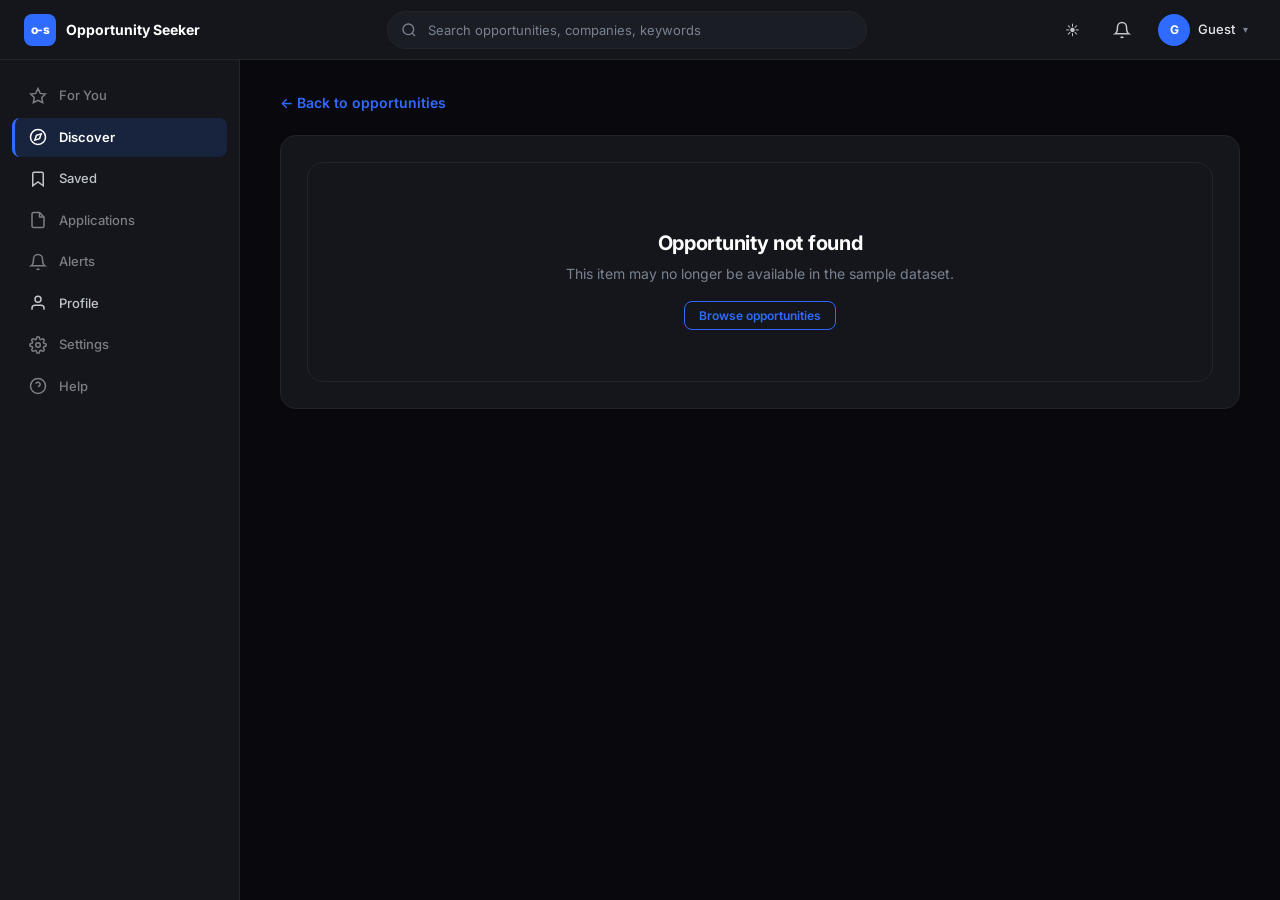
<file: pages/details.html>
<!DOCTYPE html>
<html lang="en"><head><meta charset="UTF-8"><meta name="viewport" content="width=device-width, initial-scale=1.0"><title>Opportunity Details — Opportunity Seeker</title><link rel="preconnect" href="https://fonts.googleapis.com"><link rel="preconnect" href="https://fonts.gstatic.com" crossorigin><link href="https://fonts.googleapis.com/css2?family=Inter:wght@400;500;600;700;800&display=swap" rel="stylesheet"><link rel="stylesheet" href="../styles/variables.css"><link rel="stylesheet" href="../styles/general.css"><link rel="stylesheet" href="../styles/layout.css"><link rel="stylesheet" href="../styles/main-style.css"><link rel="stylesheet" href="../styles/detail-items-style.css"><link rel="stylesheet" href="../styles/v1-fixes.css"></head><body><div class="app"><main class="app-main"><div class="app-content"><a class="back-link" href="../index.html">← Back to opportunities</a><section id="opportunity-detail" class="detail-panel" aria-live="polite"></section></div></main></div><script type="module">import {mountShell} from '../javascript/shell.js'; mountShell('discover');</script><script type="module" src="../javascript/details.js"></script></body></html>
</file>
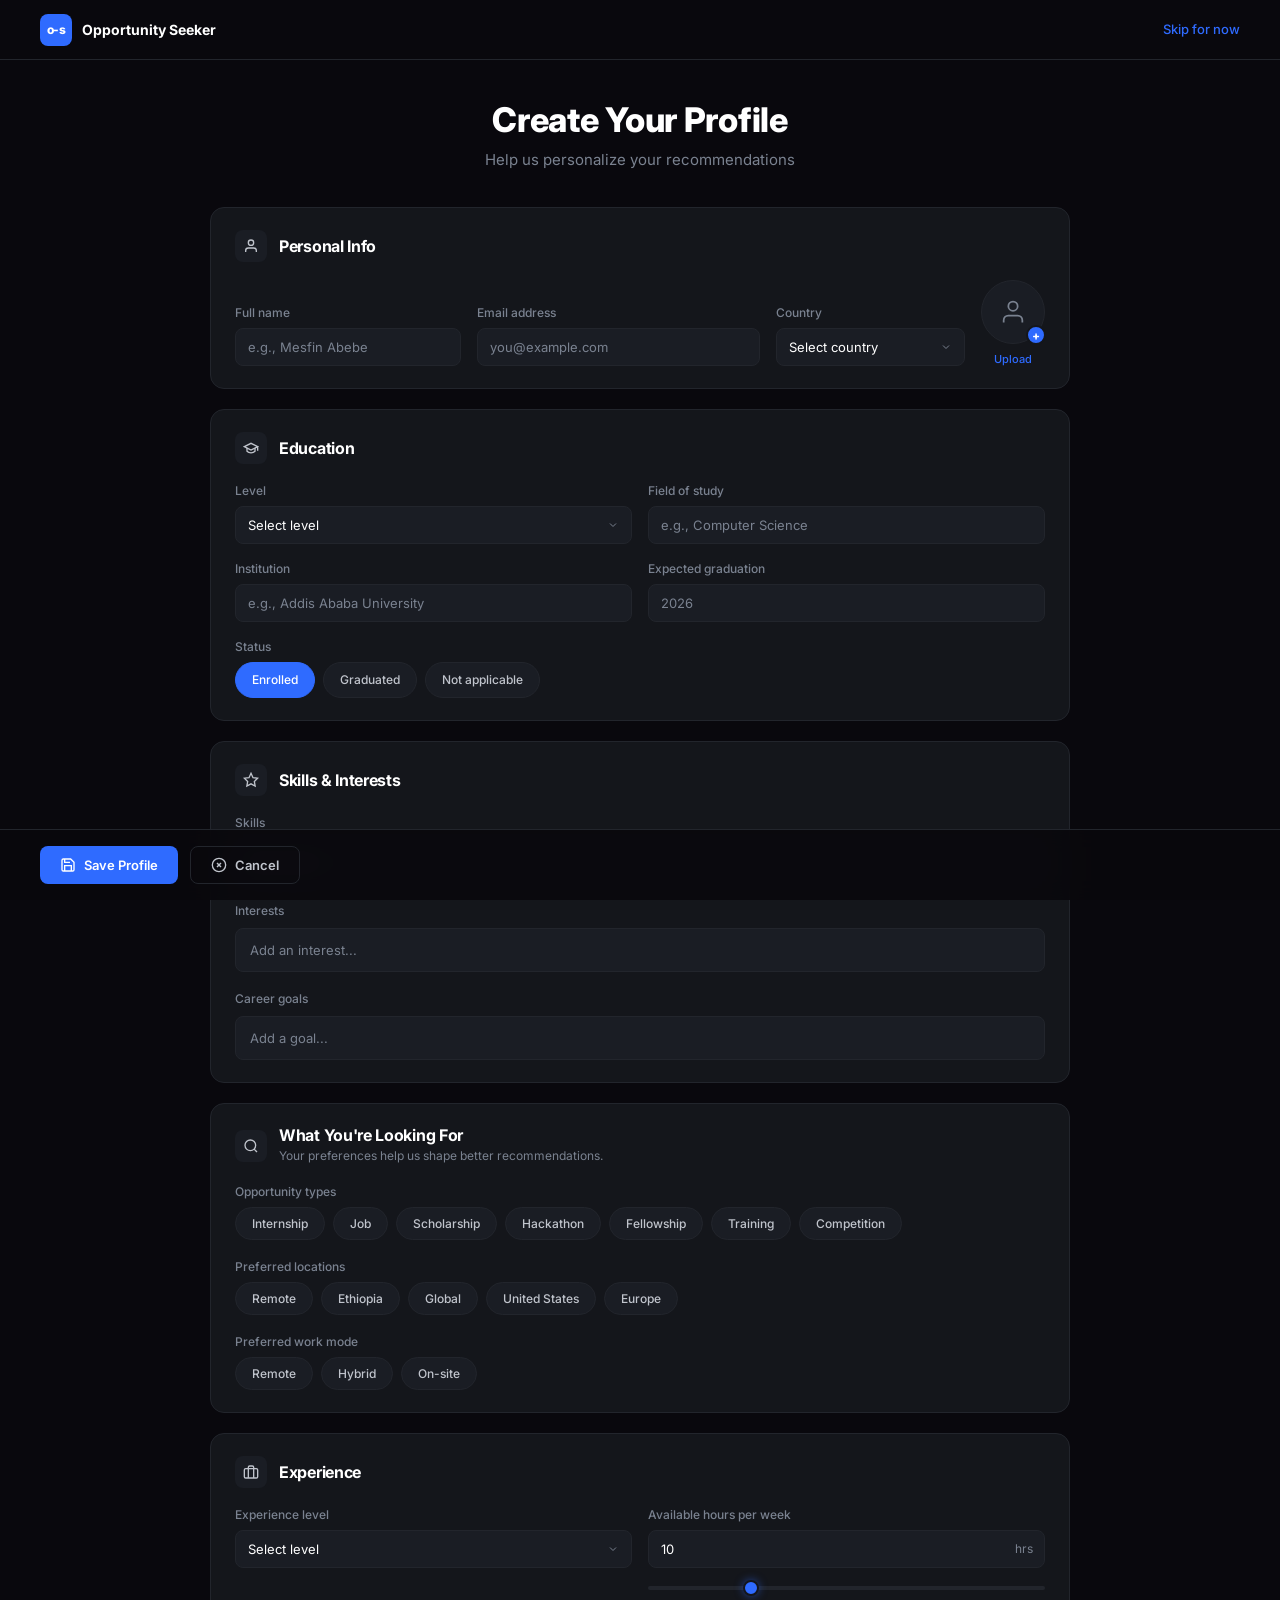
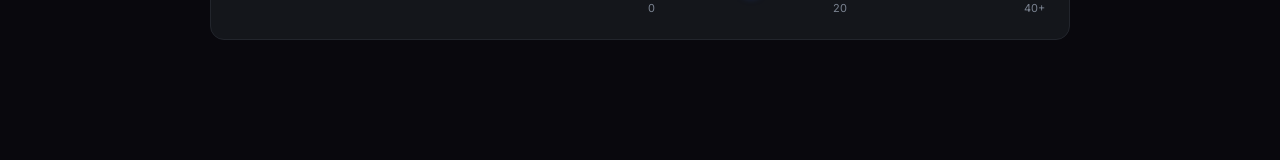
<file: pages/profile.html>
<!DOCTYPE html>
<html lang="en">
<head>
  <meta charset="UTF-8" />
  <meta name="viewport" content="width=device-width, initial-scale=1.0" />
  <title>Create Your Profile — Opportunity Seeker</title>

  <link rel="preconnect" href="https://fonts.googleapis.com" />
  <link rel="preconnect" href="https://fonts.gstatic.com" crossorigin />
  <link href="https://fonts.googleapis.com/css2?family=Inter:wght@400;500;600;700;800&display=swap" rel="stylesheet" />

  <link rel="stylesheet" href="../styles/variables.css" />
  <link rel="stylesheet" href="../styles/general.css" />
  <link rel="stylesheet" href="../styles/profile.css" />
</head>
<body class="profile-page">

  <!-- ============ TOP BAR ============ -->
  <header class="profile-topbar">
    <a href="../index.html" class="brand">
      <span class="brand-mark">o-s</span>
      <span class="brand-name">Opportunity Seeker</span>
    </a>
    <a href="../index.html" class="skip-link">Skip for now</a>
  </header>

  <!-- ============ MAIN ============ -->
  <main class="profile-main">

    <div class="profile-heading">
      <h1>Create Your Profile</h1>
      <p>Help us personalize your recommendations</p>
    </div>

    <form id="profile-form" class="profile-form" novalidate>

      <!-- ============ 1. PERSONAL INFO ============ -->
      <section class="form-card">
        <div class="form-card-header">
          <span class="card-icon" aria-hidden="true">
            <svg viewBox="0 0 24 24" fill="none" stroke="currentColor" stroke-width="2">
              <path d="M20 21v-2a4 4 0 0 0-4-4H8a4 4 0 0 0-4 4v2"/>
              <circle cx="12" cy="7" r="4"/>
            </svg>
          </span>
          <h2>Personal Info</h2>
        </div>

        <div class="form-grid form-grid--personal">
          <div class="field">
            <label for="fullName">Full name</label>
            <input id="fullName" name="fullName" type="text" placeholder="e.g., Mesfin Abebe" />
          </div>

          <div class="field">
            <label for="email">Email address</label>
            <input id="email" name="email" type="email" placeholder="you@example.com" />
          </div>

          <div class="field">
            <label for="country">Country</label>
            <select id="country" name="country">
              <option value="">Select country</option>
              <option value="Ethiopia">Ethiopia</option>
              <option value="Kenya">Kenya</option>
              <option value="Nigeria">Nigeria</option>
              <option value="United States">United States</option>
              <option value="United Kingdom">United Kingdom</option>
              <option value="Other">Other</option>
            </select>
          </div>

          <div class="avatar-upload">
            <div class="avatar-preview" id="avatarPreview">
              <svg viewBox="0 0 24 24" fill="none" stroke="currentColor" stroke-width="1.5">
                <path d="M20 21v-2a4 4 0 0 0-4-4H8a4 4 0 0 0-4 4v2"/>
                <circle cx="12" cy="7" r="4"/>
              </svg>
              <span class="avatar-plus">+</span>
            </div>
            <button type="button" class="avatar-btn">Upload</button>
          </div>
        </div>
      </section>

      <!-- ============ 2. EDUCATION ============ -->
      <section class="form-card">
        <div class="form-card-header">
          <span class="card-icon" aria-hidden="true">
            <svg viewBox="0 0 24 24" fill="none" stroke="currentColor" stroke-width="2">
              <path d="M22 10v6M2 10l10-5 10 5-10 5z"/>
              <path d="M6 12v5c3 3 9 3 12 0v-5"/>
            </svg>
          </span>
          <h2>Education</h2>
        </div>

        <div class="form-grid">
          <div class="field">
            <label for="educationLevel">Level</label>
            <select id="educationLevel" name="educationLevel">
              <option value="">Select level</option>
              <option value="High School">High School</option>
              <option value="Undergraduate">Undergraduate</option>
              <option value="Master's">Master's</option>
              <option value="PhD">PhD</option>
              <option value="Other">Other</option>
            </select>
          </div>

          <div class="field">
            <label for="fieldOfStudy">Field of study</label>
            <input id="fieldOfStudy" name="fieldOfStudy" type="text" placeholder="e.g., Computer Science" />
          </div>

          <div class="field">
            <label for="institution">Institution</label>
            <input id="institution" name="institution" type="text" placeholder="e.g., Addis Ababa University" />
          </div>

          <div class="field">
            <label for="graduationYear">Expected graduation</label>
            <input id="graduationYear" name="graduationYear" type="text" inputmode="numeric" maxlength="4" placeholder="2026" />
          </div>

          <div class="field field--full">
            <label>Status</label>
            <div class="radio-pills" role="radiogroup" aria-label="Status">
              <label class="pill-radio">
                <input type="radio" name="status" value="Enrolled" checked />
                <span>Enrolled</span>
              </label>
              <label class="pill-radio">
                <input type="radio" name="status" value="Graduated" />
                <span>Graduated</span>
              </label>
              <label class="pill-radio">
                <input type="radio" name="status" value="Not applicable" />
                <span>Not applicable</span>
              </label>
            </div>
          </div>
        </div>
      </section>

      <!-- ============ 3. SKILLS & INTERESTS ============ -->
      <section class="form-card">
        <div class="form-card-header">
          <span class="card-icon" aria-hidden="true">
            <svg viewBox="0 0 24 24" fill="none" stroke="currentColor" stroke-width="2">
              <polygon points="12 2 15 8.5 22 9.3 17 14.1 18.2 21 12 17.8 5.8 21 7 14.1 2 9.3 9 8.5 12 2"/>
            </svg>
          </span>
          <h2>Skills &amp; Interests</h2>
        </div>

        <div class="tag-input-block">
          <label>Skills</label>
          <div class="tag-input" data-tag-input="skills">
            <div class="tag-list" id="skillsList"></div>
            <input type="text" class="tag-field" placeholder="Add a skill..." data-tag-field />
          </div>
        </div>

        <div class="tag-input-block">
          <label>Interests</label>
          <div class="tag-input" data-tag-input="interests">
            <div class="tag-list" id="interestsList"></div>
            <input type="text" class="tag-field" placeholder="Add an interest..." data-tag-field />
          </div>
        </div>

        <div class="tag-input-block">
          <label>Career goals</label>
          <div class="tag-input" data-tag-input="goals">
            <div class="tag-list" id="goalsList"></div>
            <input type="text" class="tag-field" placeholder="Add a goal..." data-tag-field />
          </div>
        </div>
      </section>

      <!-- ============ 4. WHAT YOU'RE LOOKING FOR ============ -->
      <section class="form-card">
        <div class="form-card-header">
          <span class="card-icon" aria-hidden="true">
            <svg viewBox="0 0 24 24" fill="none" stroke="currentColor" stroke-width="2">
              <circle cx="11" cy="11" r="8"/>
              <line x1="21" y1="21" x2="16.65" y2="16.65"/>
            </svg>
          </span>
          <div class="form-card-title">
            <h2>What You're Looking For</h2>
            <p class="form-card-hint">
              Your preferences help us shape better recommendations.
            </p>
          </div>
        </div>

        <div class="field">
          <label>Opportunity types</label>
          <div class="pill-group" data-pill-group="preferredTypes">
            <button type="button" class="pill-toggle" data-value="Internship">Internship</button>
            <button type="button" class="pill-toggle" data-value="Job">Job</button>
            <button type="button" class="pill-toggle" data-value="Scholarship">Scholarship</button>
            <button type="button" class="pill-toggle" data-value="Hackathon">Hackathon</button>
            <button type="button" class="pill-toggle" data-value="Fellowship">Fellowship</button>
            <button type="button" class="pill-toggle" data-value="Training">Training</button>
            <button type="button" class="pill-toggle" data-value="Competition">Competition</button>
          </div>
        </div>

        <div class="field">
          <label>Preferred locations</label>
          <div class="pill-group" data-pill-group="preferredLocations">
            <button type="button" class="pill-toggle" data-value="Remote">Remote</button>
            <button type="button" class="pill-toggle" data-value="Ethiopia">Ethiopia</button>
            <button type="button" class="pill-toggle" data-value="Global">Global</button>
            <button type="button" class="pill-toggle" data-value="United States">United States</button>
            <button type="button" class="pill-toggle" data-value="Europe">Europe</button>
          </div>
        </div>

        <div class="field">
          <label>Preferred work mode</label>
          <div class="pill-group" data-pill-group="workMode">
            <button type="button" class="pill-toggle" data-value="Remote">Remote</button>
            <button type="button" class="pill-toggle" data-value="Hybrid">Hybrid</button>
            <button type="button" class="pill-toggle" data-value="On-site">On-site</button>
          </div>
        </div>
      </section>

      <!-- ============ 5. EXPERIENCE ============ -->
      <section class="form-card">
        <div class="form-card-header">
          <span class="card-icon" aria-hidden="true">
            <svg viewBox="0 0 24 24" fill="none" stroke="currentColor" stroke-width="2">
              <rect x="2" y="7" width="20" height="14" rx="2"/>
              <path d="M16 21V5a2 2 0 0 0-2-2h-4a2 2 0 0 0-2 2v16"/>
            </svg>
          </span>
          <h2>Experience</h2>
        </div>

        <div class="form-grid">
          <div class="field">
            <label for="experienceLevel">Experience level</label>
            <select id="experienceLevel" name="experienceLevel">
              <option value="">Select level</option>
              <option value="Beginner">Beginner</option>
              <option value="Intermediate">Intermediate</option>
              <option value="Advanced">Advanced</option>
            </select>
          </div>

          <div class="field">
            <label for="hoursPerWeek">Available hours per week</label>
            <div class="hours-wrap">
              <input id="hoursPerWeek" name="hoursPerWeek" type="number" min="0" max="40" value="10" />
              <span class="hours-unit">hrs</span>
            </div>
            <input id="hoursSlider" type="range" min="0" max="40" value="10" class="hours-slider" />
            <div class="slider-labels"><span>0</span><span>20</span><span>40+</span></div>
          </div>
        </div>
      </section>

    </form>
  </main>

  <!-- ============ STICKY FOOTER ============ -->
  <footer class="profile-footer">
    <div class="footer-actions">
      <button type="submit" form="profile-form" class="btn btn--primary">
        <svg viewBox="0 0 24 24" width="16" height="16" fill="none" stroke="currentColor" stroke-width="2">
          <path d="M19 21H5a2 2 0 0 1-2-2V5a2 2 0 0 1 2-2h11l5 5v11a2 2 0 0 1-2 2z"/>
          <polyline points="17 21 17 13 7 13 7 21"/>
          <polyline points="7 3 7 8 15 8"/>
        </svg>
        Save Profile
      </button>

      <button type="button" class="btn btn--ghost" id="cancelBtn">
        <svg viewBox="0 0 24 24" width="16" height="16" fill="none" stroke="currentColor" stroke-width="2">
          <circle cx="12" cy="12" r="10"/>
          <line x1="15" y1="9" x2="9" y2="15"/>
          <line x1="9" y1="9" x2="15" y2="15"/>
        </svg>
        Cancel
      </button>
    </div>

    <div class="save-status" id="saveStatus" aria-live="polite"></div>
  </footer>

  <script type="module" src="../javascript/profile.js"></script>
</body>
</html>
</file>
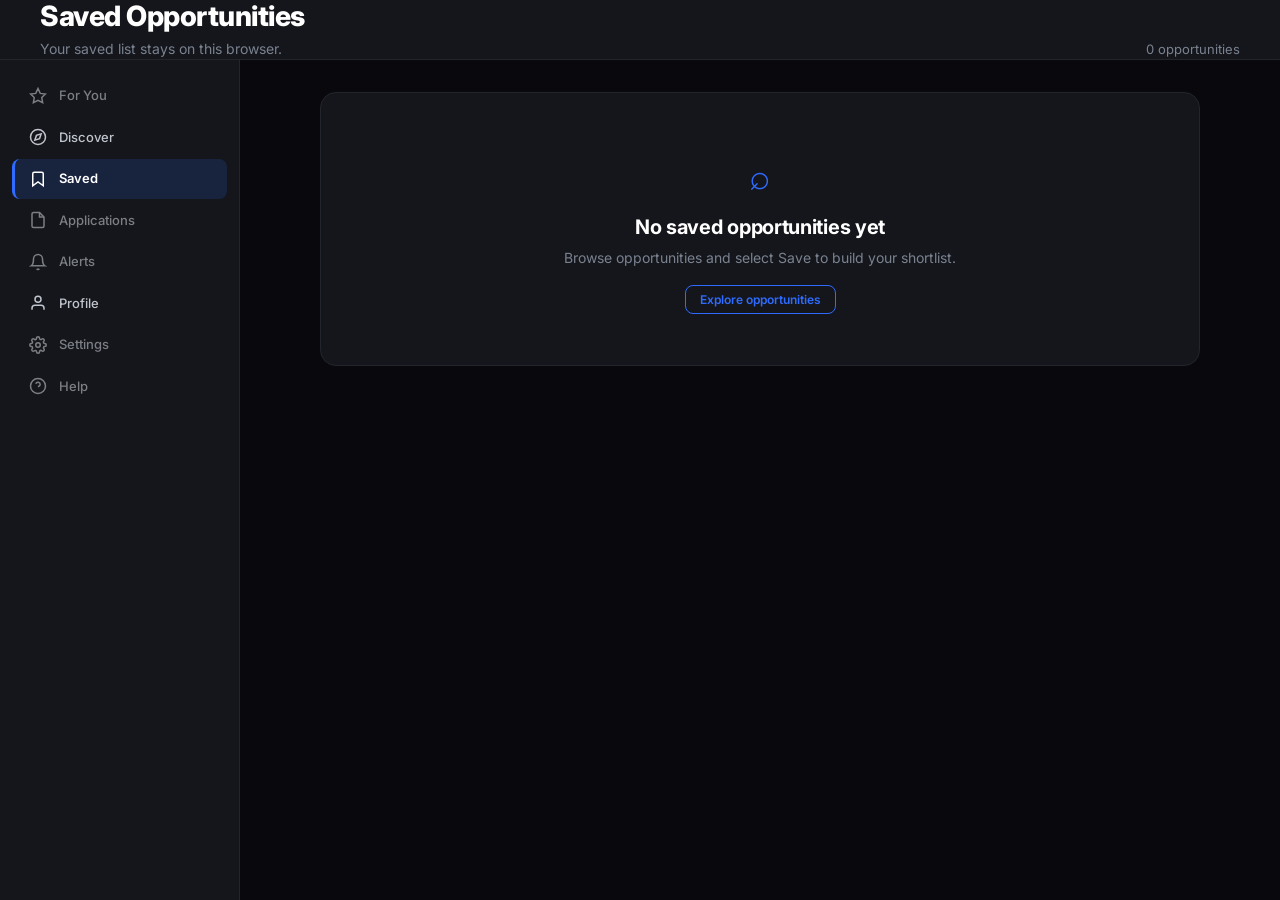
<file: pages/saved.html>
<!DOCTYPE html>
<html lang="en"><head><meta charset="UTF-8"><meta name="viewport" content="width=device-width, initial-scale=1.0"><title>Saved Opportunities — Opportunity Seeker</title><link rel="preconnect" href="https://fonts.googleapis.com"><link rel="preconnect" href="https://fonts.gstatic.com" crossorigin><link href="https://fonts.googleapis.com/css2?family=Inter:wght@400;500;600;700;800&display=swap" rel="stylesheet"><link rel="stylesheet" href="../styles/variables.css"><link rel="stylesheet" href="../styles/general.css"><link rel="stylesheet" href="../styles/layout.css"><link rel="stylesheet" href="../styles/main-style.css"><link rel="stylesheet" href="../styles/detail-items-style.css"><link rel="stylesheet" href="../styles/v1-fixes.css"></head><body data-page="saved"><div class="app"><main class="app-main"><div class="app-content"><header class="page-head"><div><h1>Saved Opportunities</h1><p>Your shortlist, saved on this device.</p></div><div class="page-head-actions"><span class="results-count" aria-live="polite"></span></div></header><section class="opportunities" aria-live="polite"></section></div></main></div><script type="module">import {mountShell} from '../javascript/shell.js'; mountShell('saved');</script><script type="module" src="../javascript/discover.js"></script></body></html>
</file>
<file: styles/variables.css>
:root {
  /* ---------- Base colors ---------- */
  --primary-color:   #09080d;
  --secondary-color: #14161b;
  --surface-color:   #1a1d24;
  --surface-hover:   #20242c;
  --border-color:    #22252c;
  --border-hover:    #3a3f4a;

  /* ---------- Accent ---------- */
  --tertiary-color:  #3d61a3;
  --accent-color:    #2f6bff;
  --accent-hover:    #2457d6;
  --accent-soft:     rgba(47, 107, 255, 0.15);
  --accent-glow:     rgba(47, 107, 255, 0.5);

  /* ---------- Status colors ---------- */
  --success:         #22c55e;
  --success-soft:    rgba(34, 197, 94, 0.15);
  --warning:         #f59e0b;
  --warning-soft:    rgba(245, 158, 11, 0.15);
  --error:           #ef4444;
  --error-soft:      rgba(239, 68, 68, 0.15);

  /* ---------- Text ---------- */
  --text-primary:    #ffffff;
  --text-secondary:  #e6e8ec;
  --text-muted:      #c0c4cc;
  --text-faint:      #7a8290;
  --blurWhite:       rgb(162, 162, 162);

  /* ---------- Layout ---------- */
  --header-height:   60px;
  --page-padding:    40px;
  --form-max-width:  900px;
  --sidebar-width:   240px;

  /* ---------- Radii ---------- */
  --radius-sm:       8px;
  --radius-md:       12px;
  --radius-lg:       14px;
  --radius-pill:     999px;

  /* ---------- Shadows ---------- */
  --shadow-card:     0 12px 30px rgba(0, 0, 0, 0.4);
  --shadow-glow:     0 0 12px var(--accent-glow);

  /* ---------- Transitions ---------- */
  --transition:      0.25s ease;
  --transition-fast: 0.15s ease;
}
</file>
<file: styles/general.css>
*,
*::before,
*::after {
  box-sizing: border-box;
  margin: 0;
  padding: 0;
}

html, body {
  min-height: 100%;
}

body {
  background-color: var(--primary-color);
  color: var(--text-primary);
  font-family: 'Inter', 'Roboto', -apple-system, BlinkMacSystemFont, 'Segoe UI', sans-serif;
  font-size: 14px;
  line-height: 1.5;
  -webkit-font-smoothing: antialiased;
  text-rendering: optimizeLegibility;
}

h1, h2, h3, h4 {
  font-weight: 700;
  letter-spacing: -0.3px;
  line-height: 1.2;
}

a { color: inherit; text-decoration: none; }
img { display: block; max-width: 100%; }

button {
  font-family: inherit;
  font-size: inherit;
  cursor: pointer;
  border: none;
  background: none;
  color: inherit;
}

input, select, textarea {
  font-family: inherit;
  font-size: inherit;
}

/* Custom scrollbar */
::-webkit-scrollbar { width: 10px; height: 10px; }
::-webkit-scrollbar-track { background: var(--primary-color); }
::-webkit-scrollbar-thumb {
  background: var(--border-color);
  border-radius: var(--radius-pill);
}
::-webkit-scrollbar-thumb:hover { background: var(--border-hover); }

/* =========================================================
   PAGE HEAD (used inside .app-content)
   ========================================================= */
.page-head {
  display: flex;
  justify-content: space-between;
  align-items: flex-end;
  gap: 20px;
  margin-bottom: 28px;
  flex-wrap: wrap;
}

.page-head h1 {
  font-size: 28px;
  font-weight: 800;
  letter-spacing: -0.5px;
  margin-bottom: 4px;
}

.page-head p {
  color: var(--text-faint);
  font-size: 14px;
}

.page-head-actions {
  display: flex;
  gap: 16px;
  align-items: center;
}

.link-muted {
  color: var(--text-muted);
  font-size: 13px;
  font-weight: 500;
  transition: var(--transition-fast);
}
.link-muted:hover { color: var(--text-primary); }

.link-accent {
  color: var(--accent-color);
  font-size: 13px;
  font-weight: 600;
  transition: var(--transition-fast);
}
.link-accent:hover { color: var(--accent-hover); }
</file>
<file: styles/layout.css>
/* =========================================================
   APP SHELL — Header + Sidebar + Main
   Used on: For You, Discover, Details
   ========================================================= */

.app {
  min-height: 100vh;
}

/* =========================================================
   TOP HEADER
   ========================================================= */
.app-header {
  position: fixed;
  top: 0;
  left: 0;
  right: 0;
  height: var(--header-height);
  display: flex;
  align-items: center;
  gap: 20px;
  padding: 0 24px;
  background: var(--secondary-color);
  border-bottom: 1px solid var(--border-color);
  z-index: 100;
}

.app-header .brand {
  display: flex;
  align-items: center;
  gap: 10px;
  font-weight: 700;
  font-size: 14px;
  flex-shrink: 0;
}

.app-header .brand-mark {
  width: 32px;
  height: 32px;
  border-radius: var(--radius-sm);
  background: var(--accent-color);
  color: #fff;
  display: grid;
  place-items: center;
  font-size: 12px;
  font-weight: 800;
  letter-spacing: -0.5px;
}

.app-header .brand-name {
  color: var(--text-primary);
}

/* ---------- Search ---------- */
.header-search {
  flex: 1;
  max-width: 480px;
  margin: 0 auto;
  position: relative;
}

.header-search svg {
  position: absolute;
  left: 14px;
  top: 50%;
  transform: translateY(-50%);
  width: 16px;
  height: 16px;
  color: var(--text-faint);
  pointer-events: none;
}

.header-search input {
  width: 100%;
  padding: 10px 16px 10px 40px;
  background: var(--surface-color);
  border: 1px solid var(--border-color);
  border-radius: var(--radius-pill);
  color: var(--text-primary);
  font-size: 13px;
  outline: none;
  transition: var(--transition-fast);
}

.header-search input::placeholder {
  color: var(--text-faint);
}

.header-search input:focus {
  border-color: var(--accent-color);
  box-shadow: 0 0 0 3px var(--accent-soft);
}

/* ---------- Right cluster ---------- */
.header-right {
  display: flex;
  align-items: center;
  gap: 14px;
  flex-shrink: 0;
}

.header-icon-btn {
  width: 36px;
  height: 36px;
  border-radius: 50%;
  display: grid;
  place-items: center;
  color: var(--text-muted);
  background: transparent;
  transition: var(--transition-fast);
  cursor: pointer;
}

.header-icon-btn:hover {
  background: var(--surface-color);
  color: var(--text-primary);
}

.header-icon-btn svg {
  width: 18px;
  height: 18px;
}

.header-user {
  display: flex;
  align-items: center;
  gap: 8px;
  cursor: pointer;
  padding: 4px 8px 4px 4px;
  border-radius: var(--radius-pill);
  transition: var(--transition-fast);
}

.header-user:hover {
  background: var(--surface-color);
}

.header-avatar {
  width: 32px;
  height: 32px;
  border-radius: 50%;
  background: var(--accent-color);
  color: #fff;
  display: grid;
  place-items: center;
  font-size: 12px;
  font-weight: 700;
}

.header-username {
  font-size: 13px;
  color: var(--text-secondary);
  font-weight: 500;
}

.header-caret {
  color: var(--text-faint);
  font-size: 10px;
}

/* =========================================================
   SIDEBAR
   ========================================================= */
.app-sidebar {
  position: fixed;
  top: var(--header-height);
  left: 0;
  bottom: 0;
  width: var(--sidebar-width);
  background: var(--secondary-color);
  border-right: 1px solid var(--border-color);
  padding: 16px 12px;
  display: flex;
  flex-direction: column;
  gap: 2px;
  overflow-y: auto;
  z-index: 90;
}

.sidebar-item {
  display: flex;
  align-items: center;
  gap: 12px;
  padding: 10px 14px;
  border-radius: var(--radius-sm);
  color: var(--text-muted);
  font-size: 13px;
  font-weight: 500;
  cursor: pointer;
  transition: var(--transition-fast);
  border-left: 3px solid transparent;
  text-decoration: none;
}

.sidebar-item svg {
  width: 18px;
  height: 18px;
  flex-shrink: 0;
}

.sidebar-item:hover {
  background: var(--surface-color);
  color: var(--text-primary);
}

.sidebar-item.active {
  background: var(--accent-soft);
  border-left-color: var(--accent-color);
  color: var(--text-primary);
  font-weight: 600;
}

/* =========================================================
   MAIN CONTENT AREA
   ========================================================= */
.app-main {
  margin-left: var(--sidebar-width);
  padding-top: var(--header-height);
  min-height: 100vh;
}

.app-content {
  padding: 32px 40px;
}

/* =========================================================
   MOBILE — collapse sidebar
   ========================================================= */
.menu-toggle {
  display: none;
  width: 36px;
  height: 36px;
  border-radius: var(--radius-sm);
  color: var(--text-muted);
  background: transparent;
  cursor: pointer;
  align-items: center;
  justify-content: center;
}

.menu-toggle:hover { color: var(--text-primary); }

@media (max-width: 900px) {
  .menu-toggle { display: flex; }

  .app-header .brand-name { display: none; }

  .app-sidebar {
    transform: translateX(-100%);
    transition: transform var(--transition);
    z-index: 200;
    box-shadow: 4px 0 24px rgba(0, 0, 0, 0.4);
  }

  .app-sidebar.is-open {
    transform: translateX(0);
  }

  .app-main {
    margin-left: 0;
  }

  .app-content {
    padding: 20px 16px;
  }

  .header-search { max-width: none; }

  .header-username { display: none; }
}

/* Backdrop for mobile drawer */
.sidebar-backdrop {
  display: none;
  position: fixed;
  inset: 0;
  background: rgba(0, 0, 0, 0.5);
  z-index: 150;
}

.sidebar-backdrop.is-open {
  display: block;
}
</file>
<file: styles/main-style.css>
/* ==================================================
   HEADER
   ================================================== */
header {
  display: flex;
  flex-direction: row;
  justify-content: space-between;
  align-items: center;
  position: fixed;
  width: 100%;
  height: var(--header-height);
  top: 0;
  left: 0;
  padding: 0 var(--page-padding);
  background-color: var(--secondary-color);
  border-bottom: 1px solid var(--border-color);
  color: var(--text-primary);
  z-index: 100;
}

.left-corner {
  display: flex;
  align-items: center;
  gap: 10px;
  font-size: 14px;
  font-weight: 700;
  white-space: nowrap;
}

.logo-mark {
  width: 30px;
  height: 30px;
  border-radius: var(--radius-sm);
  background: var(--accent-color);
  color: var(--text-primary);
  display: grid;
  place-items: center;
  font-size: 12px;
  font-weight: 800;
  letter-spacing: -0.5px;
}

.middle-corner {
  flex: 1;
  max-width: 520px;
  margin: 0 20px;
}

.search-input {
  width: 100%;
  padding: 10px 16px;
  border-radius: var(--radius-pill);
  border: 1px solid var(--border-color);
  background: var(--surface-color);
  color: var(--text-primary);
  font-size: 13px;
  outline: none;
  transition: var(--transition-fast);
}

.search-input::placeholder {
  color: var(--text-faint);
}

.search-input:focus {
  border-color: var(--accent-color);
  box-shadow: 0 0 0 3px var(--accent-soft);
}

.right-corner {
  display: flex;
  align-items: center;
  gap: 16px;
  font-size: 13px;
}

.icon-btn {
  background: transparent;
  border: none;
  font-size: 18px;
  cursor: pointer;
  color: var(--text-muted);
  transition: var(--transition-fast);
}

.icon-btn:hover {
  color: var(--text-primary);
  transform: scale(1.1);
}

.user {
  display: flex;
  align-items: center;
  gap: 8px;
  cursor: pointer;
}

.avatar {
  width: 32px;
  height: 32px;
  border-radius: 50%;
  background: var(--accent-color);
  display: grid;
  place-items: center;
  font-size: 12px;
  font-weight: 700;
  color: var(--text-primary);
}

.user-name {
  color: var(--text-secondary);
}

.caret {
  color: var(--text-faint);
  font-size: 11px;
}

/* ==================================================
   HERO
   ================================================== */
.home-page-text {
  margin-top: 30px;
  margin-left: var(--page-padding);
  margin-bottom: 24px;
  font-size: 28px;
  font-weight: 800;
  letter-spacing: -0.5px;
  color: var(--text-primary);
}

/* ==================================================
   FILTERS BAR
   ================================================== */
.filters {
  display: flex;
  flex-wrap: wrap;
  align-items: center;
  gap: 20px;
  margin: 0 var(--page-padding) 24px;
}

.left-part-filters {
  display: flex;
  align-items: center;
  gap: 12px;
  flex-wrap: wrap;
}

.filters-text {
  font-size: 14px;
  color: var(--text-faint);
  margin-right: 4px;
}

/* Each filter as a labeled box */
.filter-box {
  display: flex;
  flex-direction: column;
  gap: 4px;
  padding: 8px 14px;
  background: var(--surface-color);
  border: 1px solid var(--border-color);
  border-radius: var(--radius-md);
  min-width: 150px;
  transition: var(--transition-fast);
}

.filter-box:hover {
  border-color: var(--border-hover);
}

.filter-box:focus-within {
  border-color: var(--accent-color);
  box-shadow: 0 0 0 3px var(--accent-soft);
}

.filter-label {
  font-size: 11px;
  color: var(--text-faint);
  font-weight: 500;
  text-transform: uppercase;
  letter-spacing: 0.5px;
}

.filter-box select {
  background: transparent;
  border: none;
  color: var(--text-secondary);
  font-size: 13px;
  font-weight: 600;
  outline: none;
  cursor: pointer;
  width: 100%;
  font-family: inherit;
}

.filter-box select option {
  background: var(--surface-color);
  color: var(--text-primary);
}

/* Quick filter pills */
.quick-filters-buttons {
  display: flex;
  gap: 10px;
  flex-wrap: wrap;
}

.quick-filter {
  padding: 8px 18px;
  border-radius: var(--radius-pill);
  font-size: 12px;
  font-weight: 600;
  background: var(--surface-color);
  color: var(--text-muted);
  border: 1px solid var(--border-color);
  cursor: pointer;
  transition: var(--transition-fast);
  white-space: nowrap;
}

.quick-filter:hover {
  border-color: var(--accent-color);
  color: var(--text-primary);
}

.quick-filter.active,
.quick-filter:focus {
  background: var(--accent-color);
  color: var(--text-primary);
  border-color: var(--accent-color);
  box-shadow: var(--shadow-glow);
}

/* ==================================================
   CARDS GRID
   ================================================== */
.opportunities {
  display: grid;
  grid-template-columns: repeat(auto-fill, minmax(340px, 1fr));
  gap: 24px;
  margin: 0 var(--page-padding) 40px;
}

/* ==================================================
   CARD
   ================================================== */
.opportunity-card {
  background: var(--secondary-color);
  border: 1px solid var(--border-color);
  border-radius: var(--radius-lg);
  padding: 20px;
  display: flex;
  flex-direction: column;
  gap: 14px;
  color: var(--text-primary);
  transition: var(--transition);
}

.opportunity-card:hover {
  border-color: var(--accent-color);
  transform: translateY(-4px);
  box-shadow: var(--shadow-card);
}

.card-header {
  display: flex;
  align-items: center;
  gap: 12px;
}

.company-logo {
  width: 36px;
  height: 36px;
  border-radius: 50%;
  background: #fff;
  object-fit: contain;
  padding: 4px;
}

.company-name {
  font-weight: 700;
  font-size: 14px;
  color: var(--text-secondary);
}

.card-title {
  font-size: 20px;
  font-weight: 700;
  margin: 0;
  letter-spacing: -0.3px;
  color: var(--text-primary);
}

.card-subtitle {
  color: var(--text-faint);
  font-size: 14px;
  margin: 0;
}

.card-meta {
  font-size: 13px;
  color: var(--text-muted);
  border-top: 1px solid var(--border-color);
  border-bottom: 1px solid var(--border-color);
  padding: 12px 0;
  display: flex;
  flex-direction: column;
  gap: 6px;
}

.meta-label {
  color: var(--text-faint);
}

.card-footer {
  display: flex;
  justify-content: space-between;
  align-items: center;
  gap: 10px;
}

.tags {
  display: flex;
  gap: 6px;
  flex-wrap: wrap;
}

.tag {
  padding: 4px 12px;
  border-radius: var(--radius-pill);
  font-size: 11px;
  font-weight: 600;
  background: var(--border-color);
  color: var(--text-muted);
}

.tag-primary {
  background: var(--accent-color);
  color: var(--text-primary);
}

.view-details {
  padding: 6px 14px;
  border: 1px solid var(--accent-color);
  border-radius: var(--radius-sm);
  color: var(--accent-color);
  font-size: 12px;
  font-weight: 600;
  text-decoration: none;
  transition: var(--transition-fast);
  white-space: nowrap;
}

.view-details:hover {
  background: var(--accent-color);
  color: var(--text-primary);
}

/* ==================================================
   RESPONSIVE
   ================================================== */
@media (max-width: 900px) {
  :root {
    --page-padding: 20px;
  }

  .home-page-text {
    font-size: 22px;
  }

  .opportunities {
    grid-template-columns: 1fr;
  }

  .user-name {
    display: none;
  }

  .filters {
    flex-direction: column;
    align-items: flex-start;
  }
}

@media (max-width: 600px) {
  .left-corner p {
    display: none;
  }

  .middle-corner {
    margin: 0 10px;
  }

  .home-page-text {
    font-size: 20px;
  }

  .filter-box {
    min-width: 120px;
  }
}
</file>
<file: styles/detail-items-style.css>
/* ==================================================
   SEARCH INPUT (used inside header)
   ================================================== */
.search-input {
  display: flex;
  flex: auto;
  width: 100%;
  padding: 10px 16px;
  border-radius: var(--radius-pill);
  border: 1px solid var(--border-color);
  background-color: var(--surface-color);
  color: var(--text-primary);
  font-size: 13px;
  outline: none;
  transition: var(--transition-fast);
}

.search-input::placeholder {
  color: var(--text-faint);
}

.search-input:focus {
  border-color: var(--accent-color);
  box-shadow: 0 0 0 3px var(--accent-soft);
}

/* ==================================================
   LOGIN BUTTON (kept in case you reuse it)
   ================================================== */
.login-button {
  padding: 6px 14px;
  border-radius: var(--radius-sm);
  font-size: 12px;
  font-weight: 600;
  background-color: var(--surface-color);
  color: var(--text-primary);
  border: 1px solid var(--border-color);
  cursor: pointer;
  transition: var(--transition-fast);
}

.login-button:hover {
  border-color: var(--accent-color);
  box-shadow: var(--shadow-glow);
  transform: scale(1.05);
}

/* ==================================================
   FILTER TEXT LABEL
   ================================================== */
.filters-text {
  font-size: 14px;
  font-weight: 400;
  color: var(--text-faint);
}

/* ==================================================
   LEFT PART OF FILTERS (kept consistent)
   ================================================== */
.left-part-filters {
  display: flex;
  flex-direction: row;
  align-items: center;
  column-gap: 12px;
  flex-wrap: wrap;
}

/* ==================================================
   SELECT STYLING (fallback if not wrapped in .filter-box)
   ================================================== */
.category,
.location,
.date-posted {
  padding: 8px 12px;
  border-radius: var(--radius-sm);
  font-size: 12px;
  color: var(--text-secondary);
  border: 1px solid var(--border-color);
  background-color: var(--surface-color);
  cursor: pointer;
  outline: none;
  transition: var(--transition-fast);
}

.category:hover,
.location:hover,
.date-posted:hover {
  border-color: var(--accent-color);
}

.category:focus,
.location:focus,
.date-posted:focus {
  border-color: var(--accent-color);
  box-shadow: 0 0 0 3px var(--accent-soft);
}

/* ==================================================
   QUICK FILTER (fallback if used outside main-style)
   ================================================== */
.quick-filter {
  display: flex;
  align-items: center;
  justify-content: center;
  padding: 8px 18px;
  border-radius: var(--radius-pill);
  font-size: 12px;
  font-weight: 600;
  background-color: var(--surface-color);
  color: var(--text-muted);
  border: 1px solid var(--border-color);
  cursor: pointer;
  height: 34px;
  transition: var(--transition-fast);
  white-space: nowrap;
}

.quick-filter:hover {
  border-color: var(--accent-color);
  color: var(--text-primary);
}

.quick-filter:focus,
.quick-filter.active {
  background-color: var(--accent-color);
  color: var(--text-primary);
  border-color: var(--accent-color);
  box-shadow: var(--shadow-glow);
}

/* ==================================================
   DETAIL ITEM PAGE (if you add a details view later)
   ================================================== */
.detail-container {
  max-width: 900px;
  margin: 40px auto;
  padding: 30px;
  background: var(--secondary-color);
  border: 1px solid var(--border-color);
  border-radius: var(--radius-lg);
}

.detail-title {
  font-size: 26px;
  font-weight: 800;
  margin-bottom: 8px;
}

.detail-subtitle {
  color: var(--text-faint);
  font-size: 15px;
  margin-bottom: 20px;
}

.detail-meta {
  display: flex;
  flex-direction: column;
  gap: 8px;
  padding: 20px 0;
  border-top: 1px solid var(--border-color);
  border-bottom: 1px solid var(--border-color);
  color: var(--text-muted);
  font-size: 14px;
}

.detail-description {
  margin-top: 20px;
  line-height: 1.7;
  color: var(--text-muted);
}
</file>
<file: styles/v1-fixes.css>
/* V1 completion pass: accessible states, detail layout, saved list, and theme. */
.results-count { color: var(--text-faint); font-size: 13px; white-space: nowrap; }
.sort-control { display:flex; align-items:center; gap:10px; color:var(--text-faint); font-size:12px; }
.sort-control select { color:var(--text-secondary); background:var(--surface-color); border:1px solid var(--border-color); border-radius:9px; padding:10px 12px; }
.opportunities { display:grid; grid-template-columns:repeat(3,minmax(0,1fr)); gap:18px; }
.opportunity-card { min-width:0; }
.company-logo { object-fit:contain; }
.logo-fallback { display:grid; place-items:center; flex:0 0 40px; background:var(--accent-soft); color:var(--accent-color); font-weight:800; border-radius:10px; }
.card-header { gap:10px; }
.save-button { margin-left:auto; min-width:34px; height:34px; border:1px solid var(--border-color); border-radius:10px; color:var(--text-muted); font-size:20px; line-height:1; }
.save-button:hover,.save-button.is-saved { color:#ff6b8b; border-color:rgba(255,107,139,.5); background:rgba(255,107,139,.08); }
.empty-state { grid-column:1/-1; text-align:center; padding:56px 24px; background:var(--secondary-color); border:1px solid var(--border-color); border-radius:16px; }
.empty-state h2 { font-size:20px; margin:12px 0 8px; }
.empty-state p { color:var(--text-faint); margin:0 auto 20px; max-width:460px; }
.empty-icon { font-size:36px; color:var(--accent-color); }
.clear-filters,.save-detail { border:1px solid var(--border-color); border-radius:10px; padding:10px 14px; }
.back-link { display:inline-block; color:var(--accent-color); margin-bottom:22px; font-weight:600; }
.detail-panel { padding:26px; border:1px solid var(--border-color); background:var(--secondary-color); border-radius:16px; }
.detail-heading { display:flex; align-items:center; gap:18px; padding-bottom:24px; border-bottom:1px solid var(--border-color); }
.detail-logo { flex:0 0 58px; height:58px; display:grid; place-items:center; border-radius:15px; background:var(--accent-soft); color:var(--accent-color); font-size:24px; font-weight:800; }
.detail-heading h1 { font-size:25px; margin:5px 0; }
.eyebrow { color:var(--accent-color); font-size:12px; font-weight:700; text-transform:uppercase; letter-spacing:.08em; }
.detail-subtitle,.muted-note { color:var(--text-faint); font-size:13px; }
.detail-heading .tag { margin-left:auto; }
.detail-grid { display:grid; grid-template-columns:minmax(0,1fr) 290px; gap:32px; padding-top:24px; }
.detail-main h2 { font-size:16px; margin:20px 0 10px; }
.detail-main h2:first-child { margin-top:0; }
.detail-main p,.detail-main li { color:var(--text-muted); line-height:1.8; }
.detail-main ul { padding-left:20px; }
.detail-aside { align-self:start; padding:18px; border:1px solid var(--border-color); border-radius:13px; }
.detail-fact { display:flex; flex-direction:column; gap:4px; padding:11px 0; border-bottom:1px solid var(--border-color); }
.detail-fact span { color:var(--text-faint); font-size:12px; }
.detail-fact strong { font-size:13px; font-weight:600; }
.save-detail,.apply-link { display:block; width:100%; margin-top:14px; text-align:center; padding:12px; border-radius:10px; }
.apply-link { background:var(--accent-color); color:#fff; font-weight:700; }
.notice { margin-top:18px; padding:14px; border-radius:10px; background:var(--warning-soft); color:var(--text-secondary)!important; }
.sidebar-item[href="#"] { cursor:not-allowed; opacity:.6; }
html[data-theme="light"] { --primary-color:#f4f6fb; --secondary-color:#fff; --surface-color:#f1f4fa; --surface-hover:#e9eef8; --border-color:#dce2ed; --border-hover:#bbc6d8; --text-primary:#182033; --text-secondary:#27334b; --text-muted:#4d5a72; --text-faint:#6f7d95; --blurWhite:#59657a; --accent-soft:rgba(47,107,255,.1); --shadow-card:0 12px 30px rgba(22,35,60,.08); }
html[data-theme="light"] .app-header, html[data-theme="light"] .app-sidebar { box-shadow:0 4px 18px rgba(20,35,60,.04); }
@media (max-width:1100px) { .opportunities { grid-template-columns:repeat(2,minmax(0,1fr)); } }
@media (max-width:760px) { .opportunities { grid-template-columns:1fr; } .detail-panel { padding:18px; } .detail-heading { align-items:flex-start; flex-wrap:wrap; } .detail-heading h1 { font-size:21px; } .detail-heading .tag { margin-left:0; } .detail-grid { grid-template-columns:1fr; gap:22px; } .page-head-actions { width:100%; justify-content:space-between; } .sort-control { flex-wrap:wrap; } }

/* Discovery-page global opportunity search */
.discovery-search-panel {
  margin: 0 0 22px;
  padding: 18px 20px 14px;
  border: 1px solid var(--border-color);
  border-radius: var(--radius-lg, 16px);
  background: var(--surface-color);
}
.discovery-search-label {
  display: block;
  margin-bottom: 10px;
  color: var(--text-primary);
  font-size: 15px;
  font-weight: 700;
}
.discovery-search-row {
  display: flex;
  align-items: center;
  gap: 10px;
  min-height: 48px;
  padding: 0 14px;
  border: 1px solid var(--border-color);
  border-radius: 12px;
  background: var(--background-color, var(--surface-color));
}
.discovery-search-row:focus-within {
  border-color: var(--accent-color);
  box-shadow: 0 0 0 3px var(--accent-soft);
}
.discovery-search-icon { color: var(--accent-color); font-size: 25px; line-height: 1; }
.discovery-search-row .discovery-search {
  min-width: 0;
  flex: 1;
  padding: 12px 0;
  border: 0;
  border-radius: 0;
  background: transparent;
  box-shadow: none;
  font-size: 14px;
}
.discovery-search-row .discovery-search:focus { box-shadow: none; }
.discovery-search-clear {
  padding: 7px 11px;
  border: 1px solid var(--border-color);
  border-radius: 8px;
  background: var(--surface-color);
  color: var(--text-secondary);
  cursor: pointer;
}
.discovery-search-clear[hidden] { display: none; }
.discovery-search-help { margin: 9px 0 0; color: var(--text-faint); font-size: 12px; }
@media (max-width: 640px) {
  .discovery-search-panel { padding: 14px; }
  .discovery-search-row .discovery-search { font-size: 13px; }
}
</file>
<file: styles/profile.css>
/* =========================================================
   PAGE LAYOUT
   ========================================================= */
.profile-page {
  padding-bottom: 120px;   /* room for sticky footer */
}

/* ---------- TOP BAR ---------- */
.profile-topbar {
  display: flex;
  align-items: center;
  justify-content: space-between;
  height: var(--header-height);
  padding: 0 var(--page-padding);
  border-bottom: 1px solid var(--border-color);
  background: var(--primary-color);
}

.brand {
  display: flex;
  align-items: center;
  gap: 10px;
  font-weight: 700;
  font-size: 14px;
}

.brand-mark {
  width: 32px;
  height: 32px;
  border-radius: var(--radius-sm);
  background: var(--accent-color);
  color: #fff;
  display: grid;
  place-items: center;
  font-size: 12px;
  font-weight: 800;
  letter-spacing: -0.5px;
}

.brand-name { color: var(--text-primary); }

.skip-link {
  color: var(--accent-color);
  font-size: 13px;
  font-weight: 500;
  transition: var(--transition-fast);
}
.skip-link:hover { color: var(--accent-hover); }

/* ---------- HEADING ---------- */
.profile-main {
  max-width: var(--form-max-width);
  margin: 0 auto;
  padding: 40px 20px 0;
}

.profile-heading {
  text-align: center;
  margin-bottom: 36px;
}

.profile-heading h1 {
  font-size: 34px;
  font-weight: 800;
  margin-bottom: 8px;
}

.profile-heading p {
  color: var(--text-faint);
  font-size: 15px;
}

/* =========================================================
   FORM CARDS
   ========================================================= */
.profile-form {
  display: flex;
  flex-direction: column;
  gap: 20px;
}

.form-card {
  background: var(--secondary-color);
  border: 1px solid var(--border-color);
  border-radius: var(--radius-lg);
  padding: 22px 24px;
  display: flex;
  flex-direction: column;
  gap: 18px;
}

.form-card-header {
  display: flex;
  align-items: center;
  gap: 12px;
}

.card-icon {
  width: 32px;
  height: 32px;
  border-radius: var(--radius-sm);
  background: var(--surface-color);
  display: grid;
  place-items: center;
  color: var(--text-muted);
  flex-shrink: 0;
}

.card-icon svg {
  width: 16px;
  height: 16px;
}

.form-card-header h2 {
  font-size: 16px;
  font-weight: 700;
}

.form-card-title {
  display: flex;
  flex-direction: column;
  gap: 2px;
}

.form-card-hint {
  font-size: 12px;
  color: var(--text-faint);
  font-weight: 400;
}

/* =========================================================
   FORM GRID
   ========================================================= */
.form-grid {
  display: grid;
  grid-template-columns: 1fr 1fr;
  gap: 16px;
}

.form-grid--personal {
  grid-template-columns: 1.2fr 1.5fr 1fr auto;
  align-items: end;
}

.field {
  display: flex;
  flex-direction: column;
  gap: 6px;
  min-width: 0;
}

.field--full {
  grid-column: 1 / -1;
}

.field label,
.tag-input-block > label {
  font-size: 12px;
  color: var(--text-faint);
  font-weight: 500;
}

/* ---------- Inputs / Selects ---------- */
.field input[type="text"],
.field input[type="email"],
.field input[type="number"],
.field select {
  width: 100%;
  padding: 10px 12px;
  background: var(--surface-color);
  border: 1px solid var(--border-color);
  border-radius: var(--radius-sm);
  color: var(--text-primary);
  font-size: 13px;
  outline: none;
  transition: var(--transition-fast);
}

.field input::placeholder { color: var(--text-faint); }

.field input:focus,
.field select:focus {
  border-color: var(--accent-color);
  box-shadow: 0 0 0 3px var(--accent-soft);
}

.field select {
  appearance: none;
  background-image: url("data:image/svg+xml;charset=UTF-8,%3csvg xmlns='http://www.w3.org/2000/svg' width='12' height='12' viewBox='0 0 24 24' fill='none' stroke='%237a8290' stroke-width='2'%3e%3cpolyline points='6 9 12 15 18 9'/%3e%3c/svg%3e");
  background-repeat: no-repeat;
  background-position: right 12px center;
  padding-right: 32px;
  cursor: pointer;
}

.field select option {
  background: var(--surface-color);
  color: var(--text-primary);
}

/* =========================================================
   AVATAR UPLOAD
   ========================================================= */
.avatar-upload {
  display: flex;
  flex-direction: column;
  align-items: center;
  gap: 8px;
}

.avatar-preview {
  width: 64px;
  height: 64px;
  border-radius: 50%;
  background: var(--surface-color);
  border: 1px solid var(--border-color);
  display: grid;
  place-items: center;
  color: var(--text-faint);
  position: relative;
}

.avatar-preview svg { width: 28px; height: 28px; }

.avatar-plus {
  position: absolute;
  bottom: -2px;
  right: -2px;
  width: 20px;
  height: 20px;
  background: var(--accent-color);
  color: #fff;
  border-radius: 50%;
  font-size: 12px;
  font-weight: 700;
  display: grid;
  place-items: center;
  border: 2px solid var(--secondary-color);
}

.avatar-btn {
  font-size: 11px;
  color: var(--accent-color);
  font-weight: 500;
}
.avatar-btn:hover { color: var(--accent-hover); }

/* =========================================================
   RADIO PILLS (Education Status)
   ========================================================= */
.radio-pills {
  display: flex;
  gap: 8px;
  flex-wrap: wrap;
}

.pill-radio {
  position: relative;
  cursor: pointer;
}

.pill-radio input {
  position: absolute;
  opacity: 0;
  pointer-events: none;
}

.pill-radio span {
  display: inline-block;
  padding: 8px 16px;
  border-radius: var(--radius-pill);
  background: var(--surface-color);
  border: 1px solid var(--border-color);
  color: var(--text-muted);
  font-size: 12px;
  font-weight: 500;
  transition: var(--transition-fast);
}

.pill-radio:hover span {
  border-color: var(--accent-color);
  color: var(--text-primary);
}

.pill-radio input:checked + span {
  background: var(--accent-color);
  border-color: var(--accent-color);
  color: #fff;
}

/* =========================================================
   TAG INPUT (Skills / Interests / Goals)
   ========================================================= */
.tag-input-block {
  display: flex;
  flex-direction: column;
  gap: 8px;
}

.tag-input {
  display: flex;
  flex-wrap: wrap;
  align-items: center;
  gap: 6px;
  padding: 8px 10px;
  background: var(--surface-color);
  border: 1px solid var(--border-color);
  border-radius: var(--radius-sm);
  min-height: 44px;
  transition: var(--transition-fast);
}

.tag-input:focus-within {
  border-color: var(--accent-color);
  box-shadow: 0 0 0 3px var(--accent-soft);
}

.tag-list {
  display: contents;
}

.tag {
  display: inline-flex;
  align-items: center;
  gap: 6px;
  padding: 4px 10px;
  background: var(--secondary-color);
  border: 1px solid var(--border-color);
  border-radius: var(--radius-pill);
  font-size: 12px;
  color: var(--text-secondary);
}

.tag-x {
  width: 14px;
  height: 14px;
  border-radius: 50%;
  background: transparent;
  color: var(--text-faint);
  display: grid;
  place-items: center;
  font-size: 14px;
  line-height: 1;
  cursor: pointer;
  transition: var(--transition-fast);
}

.tag-x:hover {
  background: var(--error);
  color: #fff;
}

.tag-field {
  flex: 1;
  min-width: 140px;
  background: transparent;
  border: none;
  outline: none;
  color: var(--text-primary);
  font-size: 13px;
  padding: 4px;
}

.tag-field::placeholder { color: var(--text-faint); }

/* =========================================================
   PILL TOGGLES (Preferences)
   ========================================================= */
.pill-group {
  display: flex;
  flex-wrap: wrap;
  gap: 8px;
}

.pill-toggle {
  padding: 8px 16px;
  border-radius: var(--radius-pill);
  background: var(--surface-color);
  border: 1px solid var(--border-color);
  color: var(--text-muted);
  font-size: 12px;
  font-weight: 500;
  transition: var(--transition-fast);
}

.pill-toggle:hover {
  border-color: var(--accent-color);
  color: var(--text-primary);
}

.pill-toggle.active {
  background: var(--accent-color);
  border-color: var(--accent-color);
  color: #fff;
  box-shadow: 0 0 8px var(--accent-soft);
}

/* =========================================================
   HOURS SLIDER
   ========================================================= */
.hours-wrap {
  position: relative;
}

.hours-wrap input[type="number"] {
  padding-right: 46px;
}

.hours-unit {
  position: absolute;
  right: 12px;
  top: 50%;
  transform: translateY(-50%);
  color: var(--text-faint);
  font-size: 12px;
  pointer-events: none;
}

.hours-slider {
  width: 100%;
  margin-top: 12px;
  -webkit-appearance: none;
  appearance: none;
  height: 4px;
  background: var(--border-color);
  border-radius: var(--radius-pill);
  outline: none;
}

.hours-slider::-webkit-slider-thumb {
  -webkit-appearance: none;
  appearance: none;
  width: 16px;
  height: 16px;
  background: var(--accent-color);
  border-radius: 50%;
  cursor: pointer;
  border: 2px solid var(--secondary-color);
  box-shadow: 0 0 8px var(--accent-glow);
}

.hours-slider::-moz-range-thumb {
  width: 16px;
  height: 16px;
  background: var(--accent-color);
  border-radius: 50%;
  cursor: pointer;
  border: 2px solid var(--secondary-color);
}

.slider-labels {
  display: flex;
  justify-content: space-between;
  font-size: 11px;
  color: var(--text-faint);
  margin-top: 4px;
}

/* =========================================================
   STICKY FOOTER
   ========================================================= */
.profile-footer {
  position: fixed;
  bottom: 0;
  left: 0;
  right: 0;
  display: flex;
  align-items: center;
  justify-content: space-between;
  gap: 20px;
  padding: 16px var(--page-padding);
  background: rgba(9, 8, 13, 0.9);
  backdrop-filter: blur(12px);
  -webkit-backdrop-filter: blur(12px);
  border-top: 1px solid var(--border-color);
  z-index: 50;
}

.footer-actions {
  display: flex;
  gap: 12px;
}

/* ---------- Buttons ---------- */
.btn {
  display: inline-flex;
  align-items: center;
  justify-content: center;
  gap: 8px;
  padding: 10px 20px;
  border-radius: var(--radius-sm);
  font-size: 13px;
  font-weight: 600;
  transition: var(--transition-fast);
  cursor: pointer;
}

.btn--primary {
  background: var(--accent-color);
  color: #fff;
}
.btn--primary:hover {
  background: var(--accent-hover);
  transform: translateY(-1px);
  box-shadow: 0 8px 20px rgba(47, 107, 255, 0.3);
}

.btn--ghost {
  background: transparent;
  border: 1px solid var(--border-color);
  color: var(--text-muted);
}
.btn--ghost:hover {
  border-color: var(--border-hover);
  color: var(--text-primary);
}

/* ---------- Save status ---------- */
.save-status {
  font-size: 12px;
  color: var(--text-faint);
  display: flex;
  align-items: center;
  gap: 6px;
}

.save-status.is-saved { color: var(--success); }

/* =========================================================
   RESPONSIVE
   ========================================================= */
@media (max-width: 720px) {
  :root { --page-padding: 20px; }

  .profile-heading h1 { font-size: 24px; }

  .form-grid,
  .form-grid--personal {
    grid-template-columns: 1fr;
  }

  .avatar-upload {
    align-items: flex-start;
    flex-direction: row;
    gap: 12px;
  }

  .profile-footer {
    flex-direction: column;
    gap: 12px;
    align-items: stretch;
  }

  .footer-actions {
    justify-content: stretch;
  }

  .btn { flex: 1; }
}
</file>
